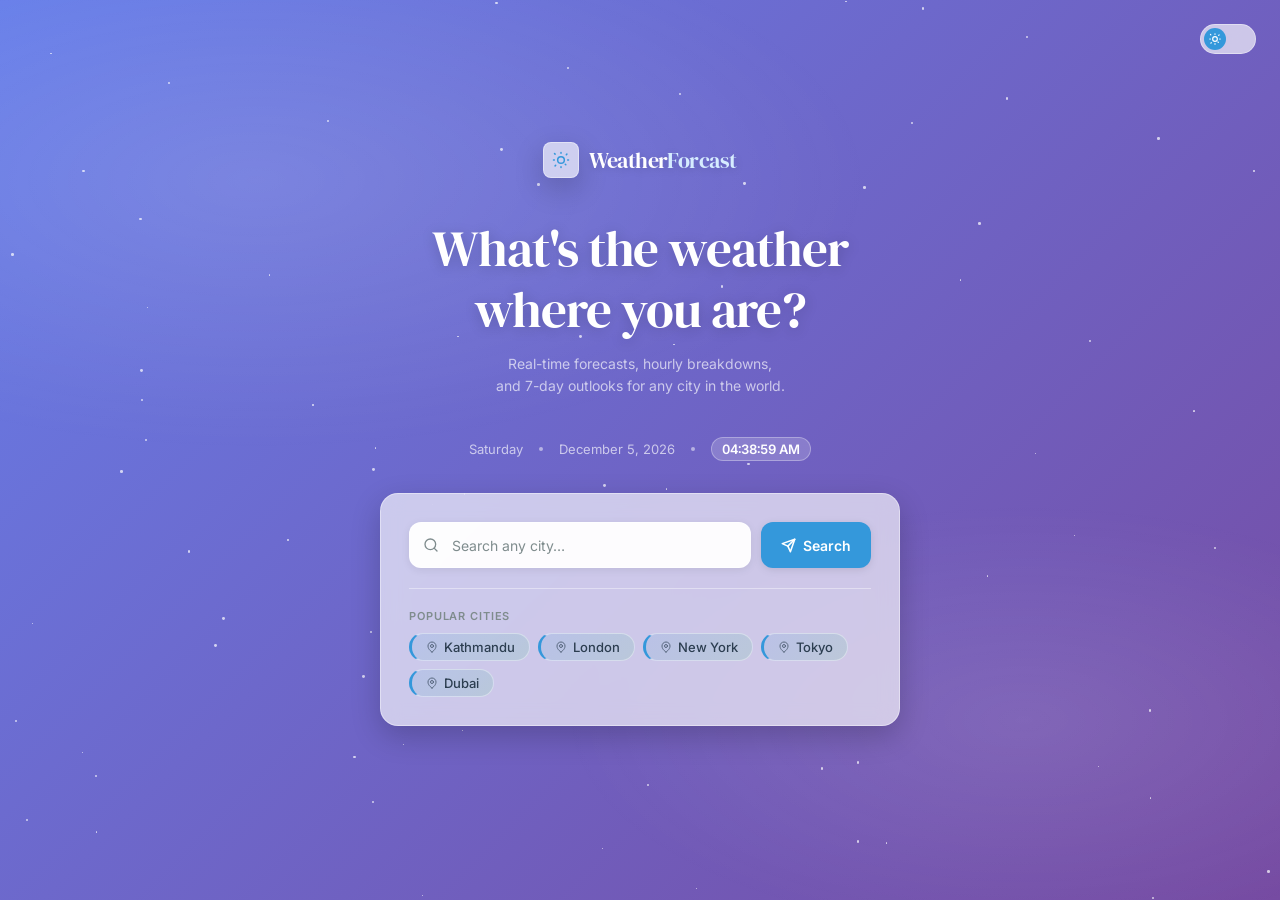
<file: index.html>
<!DOCTYPE html>
<html lang="en">
<head>
  <meta charset="UTF-8" />
  <meta name="viewport" content="width=device-width, initial-scale=1.0"/>
  <title>Weather Forecast</title>
  <link rel="preconnect" href="https://fonts.googleapis.com"/>
  <link rel="preconnect" href="https://fonts.gstatic.com" crossorigin/>
  <link href="https://fonts.googleapis.com/css2?family=Inter:wght@300;400;500;600&family=DM+Serif+Display&display=swap" rel="stylesheet"/>
 <link href="external_CSS/theme.css" rel="stylesheet">
  <link href="external_CSS/home.css" rel="stylesheet">

</head>
<body>

<div class="stars" id="stars"></div>
<div class="theme-toggle-wrap">
  <label class="theme-toggle" title="Toggle theme">
    <input type="checkbox" id="themeToggle" onchange="toggleTheme()">
    <span class="toggle-track">
      <span class="toggle-thumb">
        <svg class="icon sun" viewBox="0 0 24 24"><circle cx="12" cy="12" r="4"/><path d="M12 3v1m0 16v1M4.22 4.22l.7.7m12.16 12.16.7.7M3 12h1m16 0h1M4.92 19.08l.7-.7M18.36 5.64l.7-.7"/></svg>
        <svg class="icon moon" viewBox="0 0 24 24"><path d="M21 12.79A9 9 0 1 1 11.21 3 7 7 0 0 0 21 12.79z"/></svg>
      </span>
    </span>
  </label>
</div>
<main class="page">

  <div class="brand">
    <div class="brand-icon">
      <svg viewBox="0 0 24 24"><path d="M12 3v1m0 16v1M4.22 4.22l.7.7m12.16 12.16.7.7M3 12h1m16 0h1M4.92 19.08l.7-.7M18.36 5.64l.7-.7"/><circle cx="12" cy="12" r="4"/></svg>
    </div>
    <span class="brand-name">Weather<span>Forcast</span></span>
  </div>

  <h1 class="hero-heading">What's the weather<br/>where you are?</h1>
  <p class="hero-sub">Real-time forecasts, hourly breakdowns,<br/>and 7-day outlooks for any city in the world.</p>

  <div class="datetime">
    <span id="live-day">Wednesday</span>
    <div class="datetime-dot"></div>
    <span id="live-date">June 10, 2026</span>
    <div class="datetime-dot"></div>
    <span id="live-time">06:18 PM</span>
  </div>

  <div class="search-card">
    <form class="search-row" id="searchForm" onsubmit="event.preventDefault(); goSearch();">
      <div class="search-input-wrap">
        <svg viewBox="0 0 24 24"><circle cx="11" cy="11" r="8"/><line x1="21" y1="21" x2="16.65" y2="16.65"/></svg>
        <input type="text" id="cityInput" placeholder="Search any city…" autocomplete="off" />
      </div>
      <button type="submit" class="search-btn" id="searchBtn">
        <svg viewBox="0 0 24 24"><line x1="22" y1="2" x2="11" y2="13"/><polygon points="22 2 15 22 11 13 2 9 22 2"/></svg>
        Search
      </button>
    </form>
    <p class="error-msg" id="errorMsg">⚠ Please enter a city name to continue.</p>

    <div class="quick-section">
      <p class="quick-label">Popular cities</p>
      <div class="quick-chips">
        <button type="button" class="chip" onclick="quickSearch('Kathmandu')">
          <svg viewBox="0 0 24 24"><path d="M12 22s-8-4.5-8-11.8A8 8 0 0112 2a8 8 0 018 8.2c0 7.3-8 11.8-8 11.8z"/><circle cx="12" cy="10" r="3"/></svg>
          Kathmandu
        </button>
        <button type="button" class="chip" onclick="quickSearch('London')">
          <svg viewBox="0 0 24 24"><path d="M12 22s-8-4.5-8-11.8A8 8 0 0112 2a8 8 0 018 8.2c0 7.3-8 11.8-8 11.8z"/><circle cx="12" cy="10" r="3"/></svg>
          London
        </button>
        <button type="button" class="chip" onclick="quickSearch('New York')">
          <svg viewBox="0 0 24 24"><path d="M12 22s-8-4.5-8-11.8A8 8 0 0112 2a8 8 0 018 8.2c0 7.3-8 11.8-8 11.8z"/><circle cx="12" cy="10" r="3"/></svg>
          New York
        </button>
        <button type="button" class="chip" onclick="quickSearch('Tokyo')">
          <svg viewBox="0 0 24 24"><path d="M12 22s-8-4.5-8-11.8A8 8 0 0112 2a8 8 0 018 8.2c0 7.3-8 11.8-8 11.8z"/><circle cx="12" cy="10" r="3"/></svg>
          Tokyo
        </button>
        <button type="button" class="chip" onclick="quickSearch('Dubai')">
          <svg viewBox="0 0 24 24"><path d="M12 22s-8-4.5-8-11.8A8 8 0 0112 2a8 8 0 018 8.2c0 7.3-8 11.8-8 11.8z"/><circle cx="12" cy="10" r="3"/></svg>
          Dubai
        </button>
      </div>
    </div>
  </div>

</main>
<script src="external_JS/theme.js"></script>
<script src="external_JS/home.js"></script>
</body>
</html>
</file>
<file: external_CSS/theme.css>
:root {
    /* ===== BASE (Light theme) ===== */
    --bg-page:        linear-gradient(135deg, #667eea 0%, #764ba2 100%);
    --bg-overlay-1:   radial-gradient(ellipse 80% 50% at 20% 20%, rgba(255,255,255,0.12) 0%, transparent 60%);
    --bg-overlay-2:   radial-gradient(ellipse 60% 40% at 80% 80%, rgba(255,255,255,0.10) 0%, transparent 60%);
  
    --text-primary:   #2c3e50;
    --text-on-dark:   #ffffff;
    --text-muted:     #7f8c8d;
    --text-dim:       rgba(255,255,255,0.65);
  
    --accent:         #3498db;
    --accent-hover:   #2980b9;
    --error:          #e74c3c;
  
    --card-bg:        rgba(255, 255, 255, 0.65);
    --card-bg-hover:  rgba(255, 255, 255, 0.75);
    --card-border:    rgba(255, 255, 255, 0.4);
  
    --input-bg:       rgba(255,255,255,0.95);
    --input-text:     #2c3e50;
    --input-border:   rgba(255,255,255,0.5);
  
    --brand-icon-bg:  rgba(255,255,255,0.65);
    --brand-icon-border: rgba(255,255,255,0.4);
    --brand-accent:   #d6ecff;
  
    --navbar-bg:      rgba(43, 57, 100, 0.75);
    --nav-input-bg:   rgba(255,255,255,0.95);
    --nav-input-text: #333333;
  
    --tile-gradient-a: rgba(52,152,219,0.12);
    --tile-gradient-b: rgba(46,204,113,0.12);
  
    --shadow:         0 10px 30px rgba(0, 0, 0, 0.2);
    --radius-sm: 8px;
    --radius-md: 12px;
    --radius-lg: 18px;
    --radius-pill: 100px;
    --transition: all 0.3s ease;
  
    /* ===== EXTRA (Light theme) ===== */
    --heading-color: var(--text-primary);
    --icon-color: var(--accent);
    --card-hover-shadow: 0 12px 35px rgba(0,0,0,0.25);
    --focus-ring: rgba(52,152,219,0.25);
    --tile-gradient-hover-a: rgba(52,152,219,0.2);
    --tile-gradient-hover-b: rgba(46,204,113,0.2);
    --lifestyle-tip-text: var(--text-primary);
  
    --unit-pill-bg: transparent;
    --unit-pill-border: #ffffff;
    --unit-pill-color: #ffffff;
    --unit-pill-shadow: none;
    --unit-pill-hover-bg: #ffffff;
    --unit-pill-hover-color: var(--text-primary);
  
    --current-loc-bg: #5dade2;
    --current-loc-border: transparent;
  
    --back-btn-bg: rgba(255,255,255,0.15);
    --back-btn-border: rgba(255,255,255,0.3);
    --back-btn-hover-bg: rgba(255,255,255,0.3);
  
    --navbar-icon-bg: rgba(255,255,255,0.15);
    --navbar-icon-border: rgba(255,255,255,0.25);
    --navbar-icon-stroke: #ffffff;
  
    --toast-bg: var(--error);
    --toast-color: #ffffff;
    --toast-border: transparent;
  
    --alert-bg-a: rgba(231,76,60,0.15);
    --alert-bg-b: rgba(230,126,34,0.15);
    --alert-item-bg: rgba(231,76,60,0.15);
  
    --spinner-track: rgba(255,255,255,0.3);
    --spinner-active: #ffffff;
    --loading-overlay-bg: rgba(0,0,0,0.5);
    --loading-text-color: #ffffff;
    --scrollbar-track: rgba(255,255,255,0.2);
  }
  
  [data-theme="dark"] {
    /* ===== BASE (Dark theme) ===== */
    --bg-page:        #0d1520;
    --bg-overlay-1:   radial-gradient(ellipse 70% 50% at 15% 10%, rgba(59,130,246,0.08) 0%, transparent 60%);
    --bg-overlay-2:   radial-gradient(ellipse 50% 40% at 85% 85%, rgba(99,102,241,0.06) 0%, transparent 60%);
  
    --text-primary:   #e8edf5;
    --text-on-dark:   #ffffff;
    --text-muted:     #8899aa;
    --text-dim:       rgba(255,255,255,0.45);
  
    --accent:         #3b82f6;
    --accent-hover:   #2563eb;
    --error:          #f87171;
  
    --card-bg:        rgba(255,255,255,0.05);
    --card-bg-hover:  rgba(255,255,255,0.08);
    --card-border:    rgba(255,255,255,0.08);
  
    --input-bg:       rgba(255,255,255,0.07);
    --input-text:     #e8edf5;
    --input-border:   rgba(255,255,255,0.08);
  
    --brand-icon-bg:  rgba(59,130,246,0.15);
    --brand-icon-border: rgba(59,130,246,0.3);
    --brand-accent:   #60a5fa;
  
    --navbar-bg:      rgba(13,21,32,0.85);
    --nav-input-bg:   rgba(255,255,255,0.07);
    --nav-input-text: #e8edf5;
  
    --tile-gradient-a: rgba(59,130,246,0.1);
    --tile-gradient-b: rgba(99,102,241,0.1);
  
    --shadow:         0 8px 32px rgba(0,0,0,0.4);
  
    /* ===== EXTRA (Dark theme) ===== */
    --heading-color: #ffffff;
    --icon-color: #60a5fa;
    --card-hover-shadow: 0 12px 35px rgba(0,0,0,0.4);
    --focus-ring: rgba(59,130,246,0.15);
    --tile-gradient-hover-a: rgba(59,130,246,0.18);
    --tile-gradient-hover-b: rgba(99,102,241,0.18);
    --lifestyle-tip-text: #b0bec5;
  
    --unit-pill-bg: var(--accent);
    --unit-pill-border: var(--accent);
    --unit-pill-color: #ffffff;
    --unit-pill-shadow: 0 0 12px rgba(59,130,246,0.5);
    --unit-pill-hover-bg: var(--accent-hover);
    --unit-pill-hover-color: #ffffff;
  
    --current-loc-bg: rgba(59,130,246,0.2);
    --current-loc-border: rgba(59,130,246,0.35);
  
    --back-btn-bg: rgba(255,255,255,0.07);
    --back-btn-border: rgba(255,255,255,0.08);
    --back-btn-hover-bg: rgba(255,255,255,0.12);
  
    --navbar-icon-bg: rgba(59,130,246,0.15);
    --navbar-icon-border: rgba(59,130,246,0.35);
    --navbar-icon-stroke: #60a5fa;
  
    --toast-bg: #1e2d3d;
    --toast-color: var(--error);
    --toast-border: rgba(248,113,113,0.3);
  
    --alert-bg-a: rgba(248,113,113,0.1);
    --alert-bg-b: rgba(251,146,60,0.1);
    --alert-item-bg: rgba(248,113,113,0.1);
  
    --spinner-track: rgba(255,255,255,0.1);
    --spinner-active: var(--accent);
    --loading-overlay-bg: rgba(0,0,0,0.65);
    --loading-text-color: #b0bec5;
    --scrollbar-track: rgba(255,255,255,0.04);
  }
  /*THEME TOGGLE (shared)*/
  .nav-actions {
    display: flex;
    flex-direction: row;
    align-items: flex-end;
    gap: 8px;
  }
  
  .theme-toggle {
    cursor: pointer;
  }
  .theme-toggle input {
    position: absolute;
    opacity: 0;
    width: 0;
    height: 0;
  }
  .toggle-track {
    display: flex;
    align-items: center;
    width: 56px;
    height: 30px;
    background: var(--card-bg);
    border: 1px solid var(--card-border);
    border-radius: var(--radius-pill);
    padding: 3px;
    backdrop-filter: blur(10px);
    transition: var(--transition);
    box-sizing: border-box;
  }
  .toggle-thumb {
    width: 22px;
    height: 22px;
    border-radius: 50%;
    background: var(--accent);
    display: flex;
    align-items: center;
    justify-content: center;
    transition: transform 0.3s ease, background 0.3s ease;
    transform: translateX(0);
  }
  .toggle-thumb .icon {
    width: 14px;
    height: 14px;
    stroke: #ffffff;
    fill: none;
    stroke-width: 2;
    stroke-linecap: round;
    stroke-linejoin: round;
    display: none;
  }
  .toggle-thumb .icon.sun { display: block; }
  
  .theme-toggle input:checked + .toggle-track .toggle-thumb {
    transform: translateX(24px);
  }
  .theme-toggle input:checked + .toggle-track .icon.sun { display: none; }
  .theme-toggle input:checked + .toggle-track .icon.moon { display: block; }

  
  /* ===== Global body styles using the variables ===== */
  body {
    background: var(--bg-page);
    color: var(--text-primary);
  }
  body::before {
    content: '';
    position: fixed;
    inset: 0;
    background: var(--bg-overlay-1), var(--bg-overlay-2);
    pointer-events: none;
    z-index: 0;
  }
</file>
<file: external_CSS/home.css>
*, *::before, *::after { box-sizing: border-box; margin: 0; padding: 0; }

html, body {
  min-height: 100%;
  font-family: 'Inter', sans-serif;
  overflow-y: auto;
  -webkit-font-smoothing: antialiased;
  -moz-osx-font-smoothing: grayscale;
}

/* body background, overlay gradients, .stars and .cloud-container
   base styles are handled in theme.css */

/* ============ DRIFTING CLOUDS (shapes only; visibility via theme.css) ============ */
.cloud-container {
  position: fixed;
  inset: 0;
  z-index: 0;
  overflow: hidden;
  pointer-events: none;
}
.cloud {
  position: absolute;
  background: rgba(255, 255, 255, 0.12);
  border-radius: 100px;
  opacity: 0.6;
  filter: blur(10px);
}
.cloud::before, .cloud::after {
  content: '';
  position: absolute;
  background: rgba(255, 255, 255, 0.12);
  border-radius: 100px;
}
.cloud-1 { width: 100px; height: 40px; top: 12%; left: -100px; animation: float 28s infinite linear; }
.cloud-1::before { width: 50px; height: 50px; top: -25px; left: 10px; }
.cloud-1::after { width: 60px; height: 40px; top: -15px; right: 10px; }

.cloud-2 { width: 80px; height: 35px; top: 32%; right: -80px; animation: float 34s infinite linear reverse; }
.cloud-2::before { width: 40px; height: 40px; top: -20px; left: 15px; }
.cloud-2::after { width: 50px; height: 35px; top: -12px; right: 15px; }

.cloud-3 { width: 120px; height: 45px; top: 64%; left: -120px; animation: float 40s infinite linear; }
.cloud-3::before { width: 60px; height: 60px; top: -30px; left: 20px; }
.cloud-3::after { width: 70px; height: 45px; top: -20px; right: 20px; }

@keyframes float {
  from { transform: translateX(0); }
  to { transform: translateX(calc(100vw + 200px)); }
}

/* ============ STARS (shapes only; visibility via theme.css) ============ */
.star {
  position: absolute;
  background: rgba(255,255,255,0.7);
  border-radius: 50%;
  animation: twinkle var(--dur) ease-in-out infinite var(--delay);
}
@keyframes twinkle {
  0%, 100% { opacity: 0.2; transform: scale(1); }
  50% { opacity: 0.85; transform: scale(1.4); }
}

.page {
  position: relative;
  z-index: 1;
  min-height: 100vh;
  display: flex;
  flex-direction: column;
  align-items: center;
  justify-content: center;
  padding: 4rem 2rem 6rem 2rem;
}
.theme-toggle-wrap {
  position: fixed;
  top: 1.5rem;
  right: 1.5rem;
  z-index: 5;
}

/* ============ BRAND ============ */
.brand {
  display: flex;
  align-items: center;
  gap: 10px;
  margin-bottom: 2.5rem;
}
.brand-icon {
  width: 36px;
  height: 36px;
  background: var(--brand-icon-bg);
  border: 1px solid var(--brand-icon-border);
  border-radius: var(--radius-sm);
  display: flex;
  align-items: center;
  justify-content: center;
  box-shadow: var(--shadow);
}
.brand-icon svg {
  width: 20px;
  height: 20px;
  stroke: var(--accent);
  fill: none;
  stroke-width: 1.8;
  stroke-linecap: round;
  stroke-linejoin: round;
}
.brand-name {
  font-family: 'DM Serif Display', serif;
  font-size: 22px;
  letter-spacing: -0.02em;
  color: var(--text-on-dark);
  text-shadow: 0 2px 10px rgba(0,0,0,0.15);
}
.brand-name span { color: var(--brand-accent); }

/* ============ HERO TEXT ============ */
.hero-heading {
  font-family: 'DM Serif Display', serif;
  font-size: clamp(2rem, 5vw, 3.2rem);
  font-weight: 400;
  text-align: center;
  line-height: 1.2;
  letter-spacing: -0.02em;
  color: var(--text-on-dark);
  text-shadow: 0 2px 14px rgba(0,0,0,0.18);
  margin-bottom: 0.75rem;
  max-width: 520px;
}
.hero-sub {
  font-size: 14px;
  color: var(--text-dim);
  text-align: center;
  margin-bottom: 2.5rem;
  line-height: 1.6;
}

/* ============ DATETIME BAR ============ */
.datetime {
  display: flex;
  align-items: center;
  gap: 16px;
  margin-bottom: 2rem;
  font-size: 13px;
  color: var(--text-dim);
}
.datetime-dot {
  width: 4px;
  height: 4px;
  border-radius: 50%;
  background: rgba(255,255,255,0.5);
}
#live-time {
  font-variant-numeric: tabular-nums;
  font-weight: 600;
  color: var(--text-on-dark);
  background: rgba(255,255,255,0.18);
  padding: 3px 10px;
  border-radius: var(--radius-pill);
  font-size: 13px;
  border: 1px solid rgba(255,255,255,0.3);
}

/* ============ SEARCH CARD ============ */
.search-card {
  width: 100%;
  max-width: 520px;
  background: var(--card-bg);
  border: 1px solid var(--card-border);
  border-radius: var(--radius-lg);
  padding: 1.75rem;
  backdrop-filter: blur(10px);
  -webkit-backdrop-filter: blur(10px);
  box-shadow: var(--shadow);
  transition: var(--transition);
}
.search-card:hover {
  background: var(--card-bg-hover);
}

.search-row {
  display: flex;
  gap: 10px;
  align-items: center;
}
.search-input-wrap {
  flex: 1;
  position: relative;
  display: flex;
  align-items: center;
}
.search-input-wrap svg {
  position: absolute;
  left: 14px;
  width: 16px;
  height: 16px;
  stroke: var(--text-muted);
  fill: none;
  stroke-width: 2;
  stroke-linecap: round;
  stroke-linejoin: round;
  pointer-events: none;
}
#cityInput {
  width: 100%;
  height: 46px;
  background: var(--input-bg);
  border: 1px solid var(--input-border);
  border-radius: var(--radius-md);
  padding: 0 14px 0 42px;
  font-family: 'Inter', sans-serif;
  font-size: 14px;
  color: var(--input-text);
  outline: none;
  box-shadow: 0 2px 8px rgba(0,0,0,0.08);
  transition: var(--transition);
}
#cityInput::placeholder { color: var(--text-muted); }
#cityInput:focus {
  border-color: var(--accent);
  box-shadow: 0 0 0 3px var(--focus-ring);
}

.search-btn {
  height: 46px;
  padding: 0 20px;
  background: var(--accent);
  color: #ffffff;
  border: none;
  border-radius: var(--radius-md);
  font-family: 'Inter', sans-serif;
  font-size: 14px;
  font-weight: 600;
  cursor: pointer;
  transition: var(--transition);
  white-space: nowrap;
  display: flex;
  align-items: center;
  gap: 7px;
  box-shadow: 0 2px 8px rgba(0,0,0,0.1);
}
.search-btn:hover {
  background: var(--accent-hover);
  transform: translateY(-2px);
}
.search-btn:active { transform: scale(0.97); }
.search-btn svg {
  width: 15px;
  height: 15px;
  stroke: #ffffff;
  fill: none;
  stroke-width: 2.5;
  stroke-linecap: round;
  stroke-linejoin: round;
}

.error-msg {
  display: none;
  margin-top: 12px;
  font-size: 13px;
  color: var(--error);
  text-align: center;
  font-weight: 500;
}

/* ============ QUICK CHIPS ============ */
.quick-section {
  margin-top: 1.25rem;
  padding-top: 1.25rem;
  border-top: 1px solid var(--card-border);
}
.quick-label {
  font-size: 11px;
  color: var(--text-muted);
  text-transform: uppercase;
  letter-spacing: 0.08em;
  margin-bottom: 10px;
  font-weight: 600;
}
.quick-chips {
  display: flex;
  flex-wrap: wrap;
  gap: 8px;
}
.chip {
  font-size: 13px;
  color: var(--text-primary);
  background: linear-gradient(135deg, var(--tile-gradient-a), var(--tile-gradient-b));
  border: 1px solid var(--card-border);
  border-left: 3px solid var(--accent);
  border-radius: var(--radius-pill);
  padding: 5px 14px;
  cursor: pointer;
  transition: var(--transition);
  display: flex;
  align-items: center;
  gap: 6px;
  font-family: 'Inter', sans-serif;
  font-weight: 500;
  user-select: none;
}
.chip:hover {
  background: linear-gradient(135deg, var(--tile-gradient-hover-a), var(--tile-gradient-hover-b));
  transform: translateY(-2px);
  color: var(--accent);
}
.chip svg {
  width: 12px;
  height: 12px;
  stroke: currentColor;
  fill: none;
  stroke-width: 2;
  stroke-linecap: round;
  stroke-linejoin: round;
  opacity: 0.7;
}

/* ============ FOOTER ============ */
.footer {
  position: absolute;
  bottom: 1.5rem;
  left: 50%;
  transform: translateX(-50%);
  font-size: 12px;
  color: var(--text-dim);
  text-align: center;
  z-index: 1;
  width: 100%;
}

@media (max-width: 480px) {
  .search-row { flex-direction: column; }
  .search-btn { width: 100%; justify-content: center; }
}
</file>
